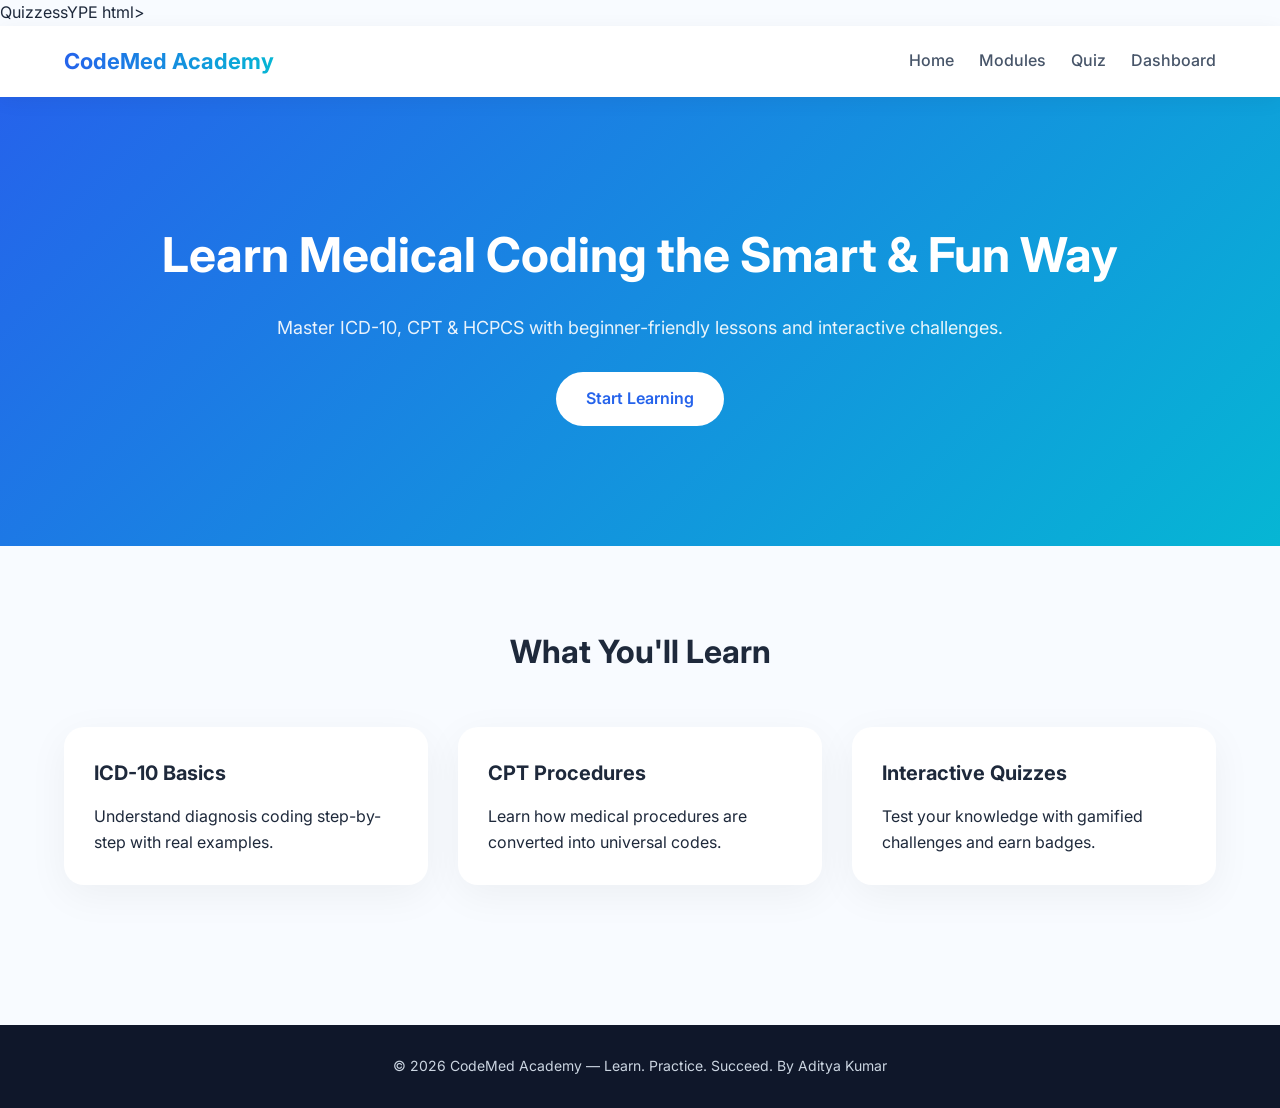
<file: index.html>
QuizzessYPE html>
<html>
<head>
  <title>CodeMed Academy</title>
  <link rel="stylesheet" href="style.css">
</head>
<body>

<nav>
  <div class="container nav-wrapper">
    <div class="logo">CodeMed Academy</div>
    <ul>
      <li><a href="#">Home</a></li>
      <li><a href="modules.html">Modules</a></li>
      <li><a href="#">Quiz</a></li>
      <li><a href="#">Dashboard</a></li>
    </ul>
  </div>
</nav>

<section class="hero">
  <div class="container">
    <h1>Learn Medical Coding the Smart & Fun Way</h1>
    <p>Master ICD-10, CPT & HCPCS with beginner-friendly lessons and interactive challenges.</p>
    <a href="modules.html" class="btn">Start Learning</a>
  </div>
</section>

<section class="section">
  <div class="container">
    <h2 class="section-title">What You'll Learn</h2>
    <div class="card-grid">
      <div class="card">
        <h3>ICD-10 Basics</h3>
        <p>Understand diagnosis coding step-by-step with real examples.</p>
      </div>

      <div class="card">
        <h3>CPT Procedures</h3>
        <p>Learn how medical procedures are converted into universal codes.</p>
      </div>

      <div class="card">
        <h3>Interactive Quizzes</h3>
        <p>Test your knowledge with gamified challenges and earn badges.</p>
      </div>
    </div>
  </div>
</section>

<footer>
  © 2026 CodeMed Academy — Learn. Practice. Succeed. By Aditya Kumar 
</footer>

</body>
</html>
</file>
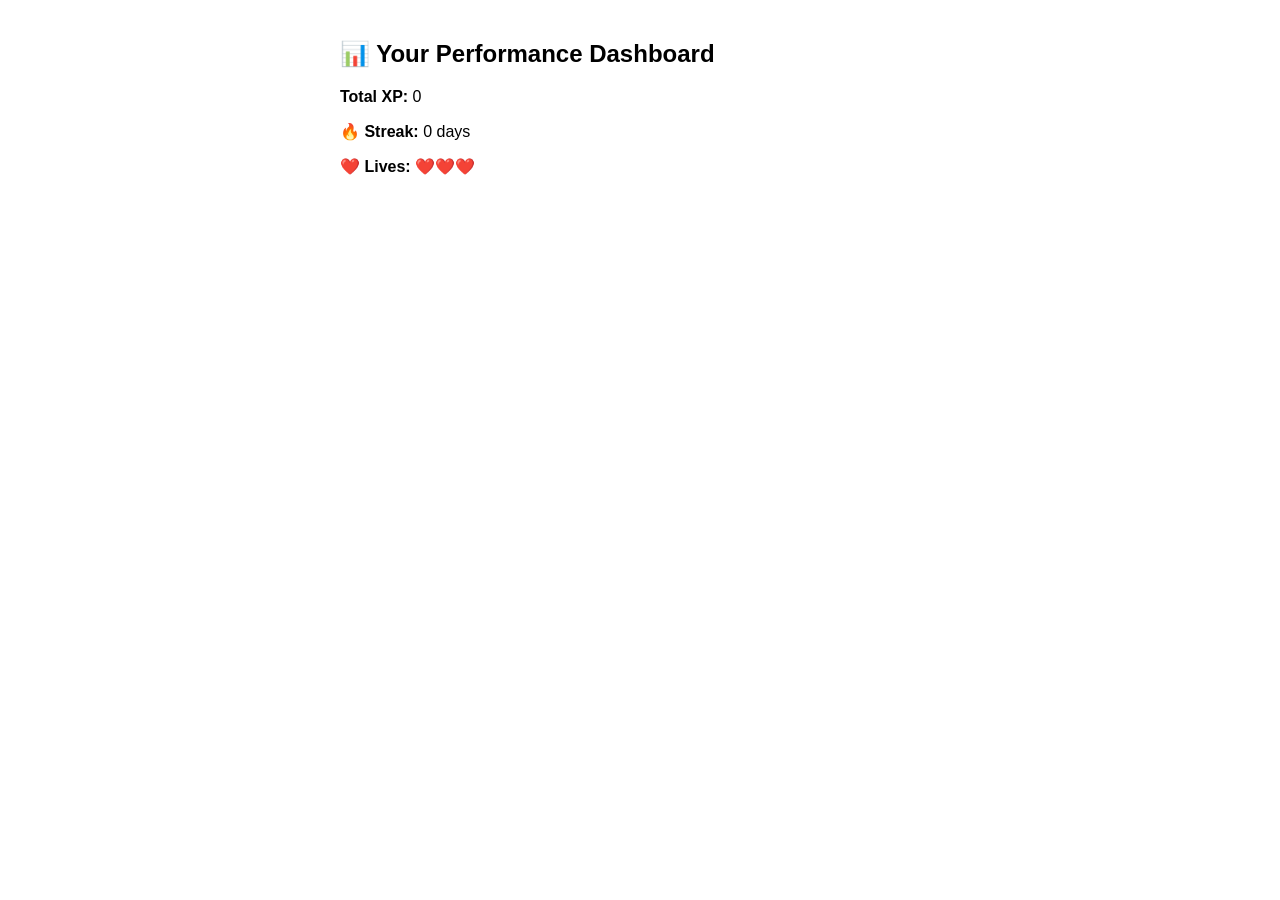
<file: dashboard.html>
<!DOCTYPE html>
<html>
<head>
  <title>Dashboard - CodeMed Academy</title>
  <meta name="viewport" content="width=device-width, initial-scale=1.0">
</head>
<body style="font-family:Arial; padding:20px; max-width:600px; margin:auto;">

<h2>📊 Your Performance Dashboard</h2>

<p><strong>Total XP:</strong> <span id="xp"></span></p>
<p><strong>🔥 Streak:</strong> <span id="streak"></span> days</p>
<p><strong>❤️ Lives:</strong> <span id="lives"></span></p>

<script>
document.getElementById("xp").innerText =
  localStorage.getItem("xp") || 0;

document.getElementById("streak").innerText =
  localStorage.getItem("streak") || 0;

let lives = localStorage.getItem("lives") || 3;
document.getElementById("lives").innerText =
  "❤️".repeat(lives);
</script>

</body>
</html>
</file>
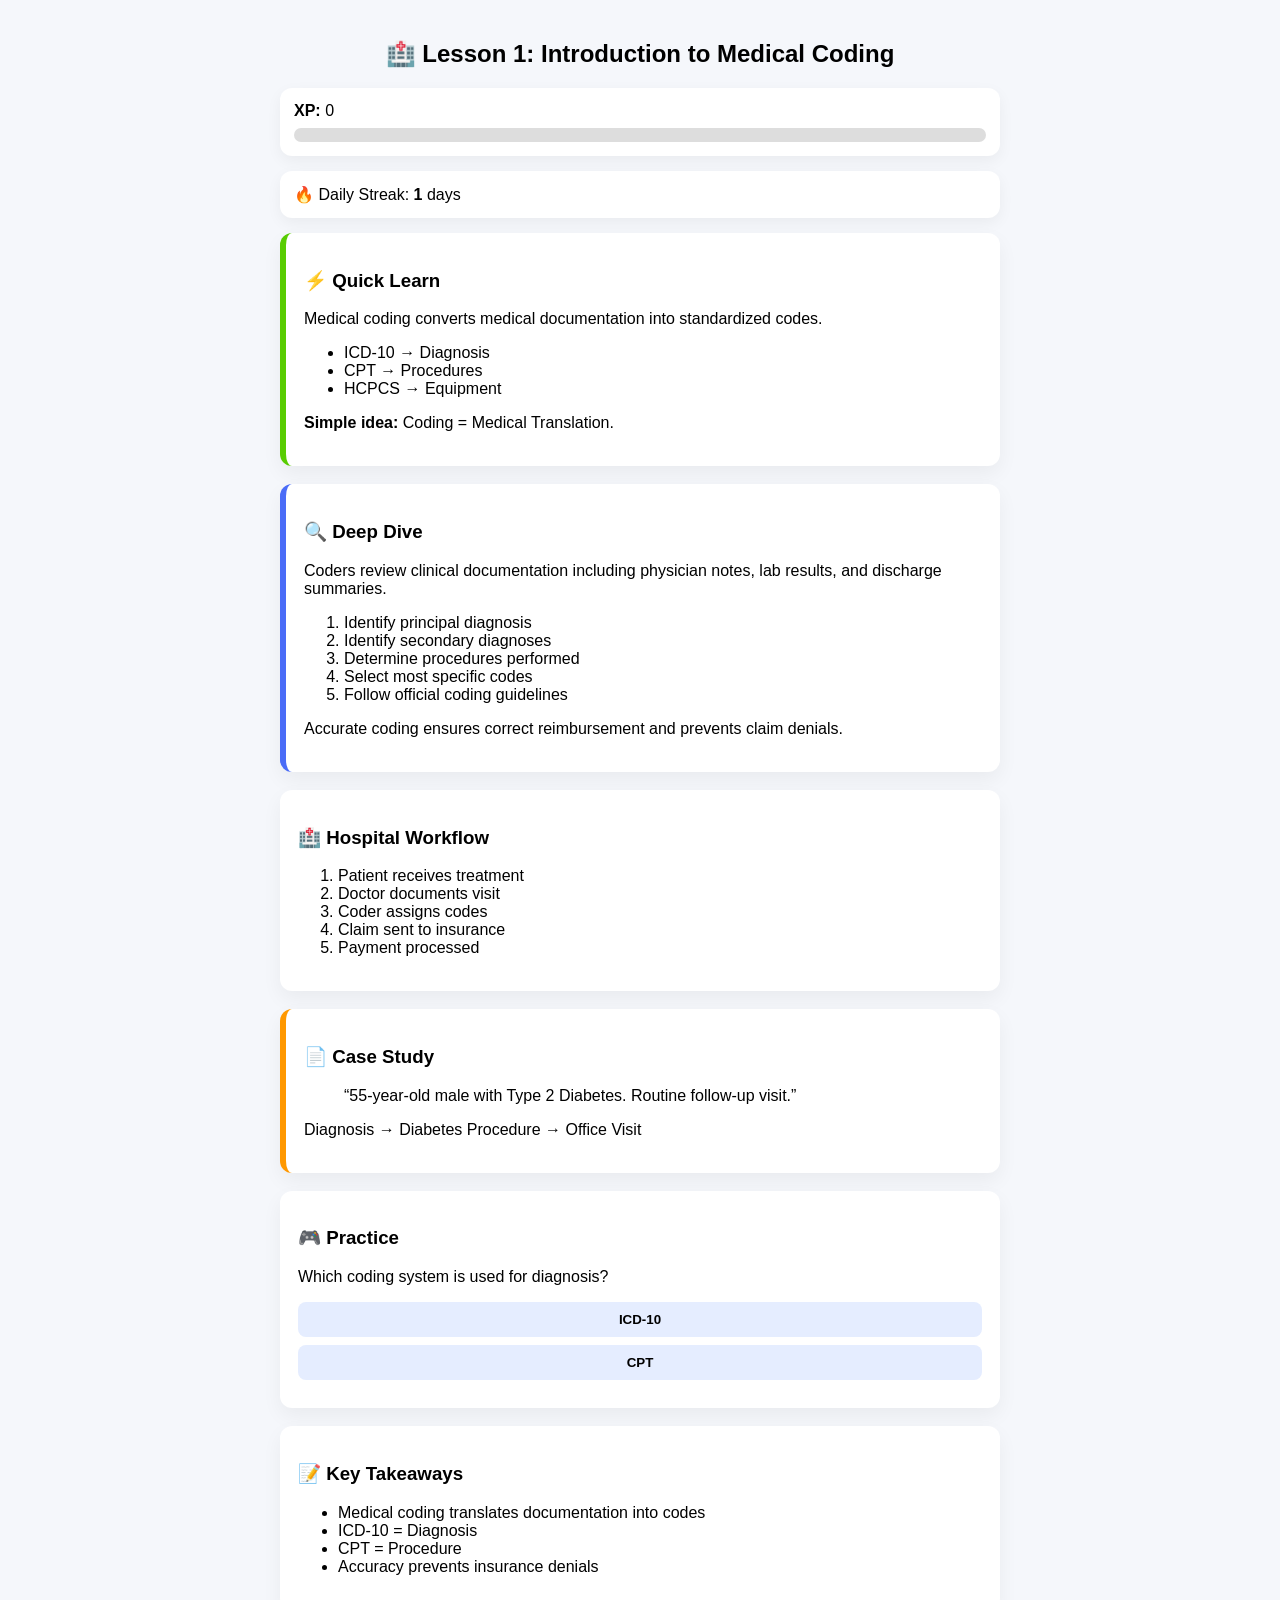
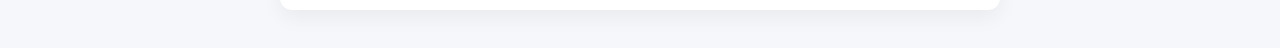
<file: lesson1.html>
<!DOCTYPE html>
<html>
<head>
  <title>Lesson 1 - Introduction to Medical Coding</title>
  <meta name="viewport" content="width=device-width, initial-scale=1.0">

  <style>
    body {
      font-family: Arial, sans-serif;
      background: #f5f7fb;
      padding: 20px;
      max-width: 720px;
      margin: auto;
    }

    h2 {
      text-align: center;
      margin-bottom: 20px;
    }

    .card {
      background: white;
      padding: 18px;
      border-radius: 12px;
      margin-bottom: 18px;
      box-shadow: 0 8px 20px rgba(0,0,0,0.05);
    }

    .quick { border-left: 6px solid #58cc02; }
    .deep { border-left: 6px solid #4a6cf7; }
    .case { border-left: 6px solid #ff9800; }

    .xp-box {
      background: white;
      padding: 14px;
      border-radius: 12px;
      margin-bottom: 15px;
      box-shadow: 0 5px 15px rgba(0,0,0,0.05);
    }

    .progress-container {
      background: #ddd;
      height: 14px;
      border-radius: 20px;
      overflow: hidden;
      margin-top: 8px;
    }

    .progress-bar {
      height: 100%;
      width: 0%;
      background: linear-gradient(90deg, #58cc02, #46a302);
      transition: 0.4s;
    }

    .option-btn {
      display: block;
      width: 100%;
      padding: 10px;
      margin: 8px 0;
      border: none;
      border-radius: 8px;
      background: #e5edff;
      cursor: pointer;
      font-weight: bold;
    }

    .option-btn:hover {
      background: #d2dcff;
    }

    .feedback {
      margin-top: 10px;
      font-weight: bold;
    }
  </style>
</head>

<body>

<h2>🏥 Lesson 1: Introduction to Medical Coding</h2>

<!-- XP BOX -->
<div class="xp-box">
  <strong>XP:</strong> <span id="xp">0</span>
  <div class="progress-container">
    <div id="progressBar" class="progress-bar"></div>
  </div>
</div>

<!-- STREAK BOX -->
<div class="xp-box">
  🔥 Daily Streak: <strong><span id="streak">0</span></strong> days
</div>

<!-- QUICK LEARN -->
<div class="card quick">
  <h3>⚡ Quick Learn</h3>
  <p>
    Medical coding converts medical documentation into standardized codes.
  </p>
  <ul>
    <li>ICD-10 → Diagnosis</li>
    <li>CPT → Procedures</li>
    <li>HCPCS → Equipment</li>
  </ul>
  <p><strong>Simple idea:</strong> Coding = Medical Translation.</p>
</div>

<!-- DEEP DIVE -->
<div class="card deep">
  <h3>🔍 Deep Dive</h3>
  <p>
    Coders review clinical documentation including physician notes,
    lab results, and discharge summaries.
  </p>
  <ol>
    <li>Identify principal diagnosis</li>
    <li>Identify secondary diagnoses</li>
    <li>Determine procedures performed</li>
    <li>Select most specific codes</li>
    <li>Follow official coding guidelines</li>
  </ol>
  <p>
    Accurate coding ensures correct reimbursement and prevents claim denials.
  </p>
</div>

<!-- WORKFLOW -->
<div class="card">
  <h3>🏥 Hospital Workflow</h3>
  <ol>
    <li>Patient receives treatment</li>
    <li>Doctor documents visit</li>
    <li>Coder assigns codes</li>
    <li>Claim sent to insurance</li>
    <li>Payment processed</li>
  </ol>
</div>

<!-- CASE STUDY -->
<div class="card case">
  <h3>📄 Case Study</h3>
  <blockquote>
    “55-year-old male with Type 2 Diabetes.
     Routine follow-up visit.”
  </blockquote>
  <p>
    Diagnosis → Diabetes  
    Procedure → Office Visit
  </p>
</div>

<!-- PRACTICE -->
<div class="card">
  <h3>🎮 Practice</h3>
  <p>Which coding system is used for diagnosis?</p>

  <button class="option-btn" onclick="check(true)">ICD-10</button>
  <button class="option-btn" onclick="check(false)">CPT</button>

  <div id="feedback" class="feedback"></div>
</div>

<!-- KEY TAKEAWAYS -->
<div class="card">
  <h3>📝 Key Takeaways</h3>
  <ul>
    <li>Medical coding translates documentation into codes</li>
    <li>ICD-10 = Diagnosis</li>
    <li>CPT = Procedure</li>
    <li>Accuracy prevents insurance denials</li>
  </ul>
</div>

<script>
let xp = parseInt(localStorage.getItem("xp")) || 0;
let streak = parseInt(localStorage.getItem("streak")) || 0;
let lastVisit = localStorage.getItem("lastVisit");

function updateUI() {
  document.getElementById("xp").innerText = xp;
  document.getElementById("streak").innerText = streak;

  let progress = Math.min((xp / 100) * 100, 100);
  document.getElementById("progressBar").style.width = progress + "%";
}

function check(correct) {
  if (correct) {
    xp += 10;
    localStorage.setItem("xp", xp);
    document.getElementById("feedback").innerHTML = "✅ Correct! +10 XP";
  } else {
    document.getElementById("feedback").innerHTML = "❌ Incorrect. Try again.";
  }
  updateUI();
}

function updateStreak() {
  const today = new Date().toDateString();

  if (!lastVisit) {
    streak = 1;
  } else {
    const lastDate = new Date(lastVisit);
    const currentDate = new Date(today);
    const diffTime = currentDate - lastDate;
    const diffDays = diffTime / (1000 * 60 * 60 * 24);

    if (diffDays === 1) {
      streak += 1;
    } else if (diffDays > 1) {
      streak = 1;
    }
  }

  localStorage.setItem("streak", streak);
  localStorage.setItem("lastVisit", today);
}

updateStreak();
updateUI();
</script>

</body>
</html>
</file>
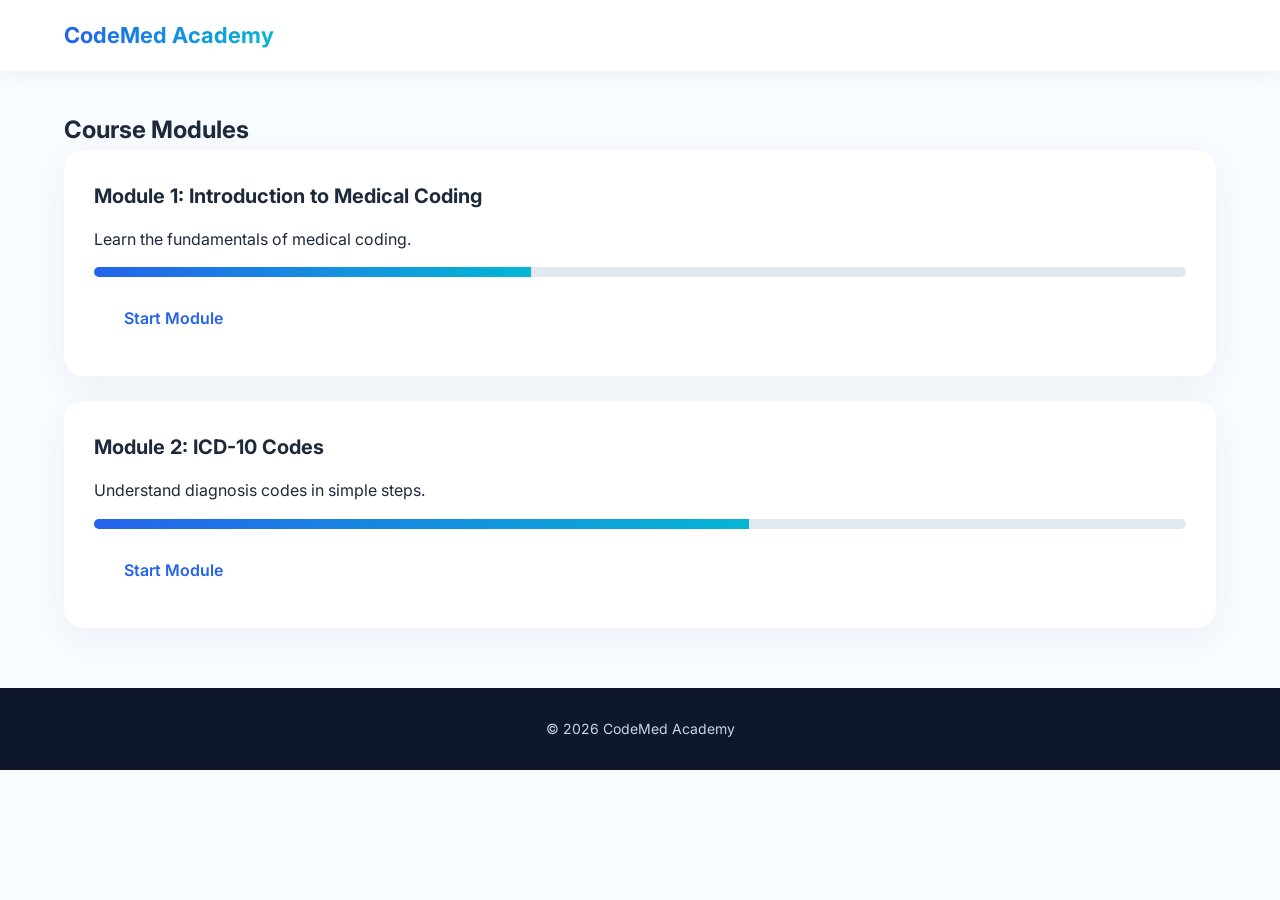
<file: modules.html>
<!DOCTYPE html>
<html>
<head>
  <title>Modules - CodeMed Academy</title>
  <link rel="stylesheet" href="style.css">
</head>
<body>

<nav>
  <div class="container">
    <span class="logo">CodeMed Academy</span>
  </div>
</nav>

<div class="container" style="margin-top:40px;">
  <h2>Course Modules</h2>

  <div class="card">
    <h3>Module 1: Introduction to Medical Coding</h3>
    <p>Learn the fundamentals of medical coding.</p>
    <div class="progress">
      <div class="progress-bar" style="width:40%;"></div>
    </div>
    <a href="lesson1.html" class="btn">Start Module</a>
  </div>

  <br>

  <div class="card">
    <h3>Module 2: ICD-10 Codes</h3>
    <p>Understand diagnosis codes in simple steps.</p>
    <div class="progress">
      <div class="progress-bar" style="width:60%;"></div>
    </div>
    <a href="lesson2.html" class="btn">Start Module</a>
  </div>

</div>

<footer>
  <p>© 2026 CodeMed Academy</p>
</footer>

</body>
</html>
</file>
<file: style.css>
/* ===== IMPORT FONT ===== */
@import url('https://fonts.googleapis.com/css2?family=Inter:wght@300;400;600;700&display=swap');

/* ===== GLOBAL RESET ===== */
* {
  margin: 0;
  padding: 0;
  box-sizing: border-box;
}

body {
  font-family: 'Inter', sans-serif;
  background: #f8fbff;
  color: #1e293b;
  line-height: 1.6;
}

/* ===== CONTAINER ===== */
.container {
  width: 90%;
  max-width: 1200px;
  margin: auto;
}

/* ===== NAVBAR ===== */
nav {
  position: sticky;
  top: 0;
  background: white;
  padding: 18px 0;
  box-shadow: 0 4px 20px rgba(0,0,0,0.05);
  z-index: 1000;
}

.nav-wrapper {
  display: flex;
  justify-content: space-between;
  align-items: center;
}

.logo {
  font-weight: 700;
  font-size: 22px;
  background: linear-gradient(90deg, #2563eb, #06b6d4);
  -webkit-background-clip: text;
  -webkit-text-fill-color: transparent;
}

nav ul {
  list-style: none;
  display: flex;
  gap: 25px;
}

nav ul li a {
  text-decoration: none;
  color: #475569;
  font-weight: 500;
  transition: 0.3s;
}

nav ul li a:hover {
  color: #2563eb;
}

/* ===== HERO SECTION ===== */
.hero {
  padding: 120px 0;
  background: linear-gradient(135deg, #2563eb, #06b6d4);
  color: white;
  text-align: center;
}

.hero h1 {
  font-size: 48px;
  font-weight: 700;
  margin-bottom: 20px;
}

.hero p {
  font-size: 18px;
  margin-bottom: 30px;
  opacity: 0.9;
}

/* ===== BUTTON ===== */
.btn {
  display: inline-block;
  padding: 14px 30px;
  border-radius: 50px;
  background: white;
  color: #2563eb;
  font-weight: 600;
  text-decoration: none;
  transition: all 0.3s ease;
}

.btn:hover {
  transform: translateY(-3px);
  box-shadow: 0 10px 25px rgba(0,0,0,0.15);
}

/* ===== SECTION ===== */
.section {
  padding: 80px 0;
}

.section-title {
  text-align: center;
  font-size: 32px;
  margin-bottom: 50px;
}

/* ===== CARDS ===== */
.card-grid {
  display: grid;
  grid-template-columns: repeat(auto-fit, minmax(280px, 1fr));
  gap: 30px;
}

.card {
  background: white;
  padding: 30px;
  border-radius: 20px;
  box-shadow: 0 10px 40px rgba(0,0,0,0.05);
  transition: all 0.3s ease;
}

.card:hover {
  transform: translateY(-8px);
  box-shadow: 0 20px 50px rgba(0,0,0,0.1);
}

.card h3 {
  margin-bottom: 15px;
  font-size: 20px;
}

/* ===== PROGRESS BAR ===== */
.progress {
  background: #e2e8f0;
  border-radius: 20px;
  overflow: hidden;
  height: 10px;
  margin: 15px 0;
}

.progress-bar {
  height: 100%;
  background: linear-gradient(90deg, #2563eb, #06b6d4);
}

/* ===== QUIZ BOX ===== */
.quiz-box {
  background: white;
  padding: 30px;
  border-radius: 20px;
  box-shadow: 0 10px 40px rgba(0,0,0,0.05);
  margin-bottom: 30px;
}

/* ===== DASHBOARD ===== */
.dashboard-grid {
  display: grid;
  grid-template-columns: repeat(auto-fit, minmax(250px, 1fr));
  gap: 25px;
}

.profile-card {
  background: linear-gradient(135deg, #2563eb, #06b6d4);
  color: white;
  padding: 30px;
  border-radius: 20px;
}

.badges span {
  display: inline-block;
  background: #e0f2fe;
  color: #0369a1;
  padding: 8px 15px;
  border-radius: 20px;
  margin: 5px;
  font-size: 14px;
}

/* ===== FOOTER ===== */
footer {
  background: #0f172a;
  color: #cbd5e1;
  text-align: center;
  padding: 30px 0;
  margin-top: 60px;
  font-size: 14px;
}

/* ===== RESPONSIVE ===== */
@media(max-width: 768px) {
  .hero h1 {
    font-size: 34px;
  }

  nav ul {
    display: none;
  }
}/* ===== LOGIN PAGE ===== */

.login-page {
  min-height: 100vh;
  display: flex;
  align-items: center;
  justify-content: center;
  background: linear-gradient(135deg, #2563eb, #06b6d4);
  padding: 20px;
}

.login-container {
  display: grid;
  grid-template-columns: 1fr 1fr;
  background: white;
  border-radius: 25px;
  overflow: hidden;
  box-shadow: 0 25px 60px rgba(0,0,0,0.15);
  max-width: 1000px;
  width: 100%;
}

.login-left {
  background: linear-gradient(135deg, #2563eb, #1e40af);
  color: white;
  padding: 60px;
  display: flex;
  flex-direction: column;
  justify-content: center;
}

.login-left h2 {
  font-size: 32px;
  margin-bottom: 20px;
}

.login-left p {
  opacity: 0.9;
}

.login-right {
  padding: 60px;
  display: flex;
  flex-direction: column;
  justify-content: center;
}

.login-right h2 {
  margin-bottom: 30px;
}

.form-group {
  position: relative;
  margin-bottom: 25px;
}

.form-group input {
  width: 100%;
  padding: 14px;
  border-radius: 10px;
  border: 1px solid #cbd5e1;
  font-size: 14px;
  outline: none;
  transition: 0.3s;
}

.form-group input:focus {
  border-color: #2563eb;
}

.login-btn {
  width: 100%;
  padding: 14px;
  border-radius: 50px;
  border: none;
  background: linear-gradient(90deg, #2563eb, #06b6d4);
  color: white;
  font-weight: 600;
  cursor: pointer;
  transition: 0.3s;
}

.login-btn:hover {
  transform: translateY(-3px);
  box-shadow: 0 10px 25px rgba(0,0,0,0.15);
}

.divider {
  text-align: center;
  margin: 20px 0;
  color: #64748b;
  font-size: 14px;
}

.social-login {
  display: flex;
  gap: 15px;
}

.social-btn {
  flex: 1;
  padding: 10px;
  border-radius: 10px;
  border: 1px solid #e2e8f0;
  background: white;
  cursor: pointer;
  transition: 0.3s;
}

.social-btn:hover {
  background: #f1f5f9;
}

.login-footer {
  margin-top: 20px;
  text-align: center;
  font-size: 14px;
}

.login-footer a {
  color: #2563eb;
  text-decoration: none;
  font-weight: 600;
}

/* ===== RESPONSIVE LOGIN ===== */
@media(max-width: 900px) {
  .login-container {
    grid-template-columns: 1fr;
  }

  .login-left {
    display: none;
  }
}
</file>
